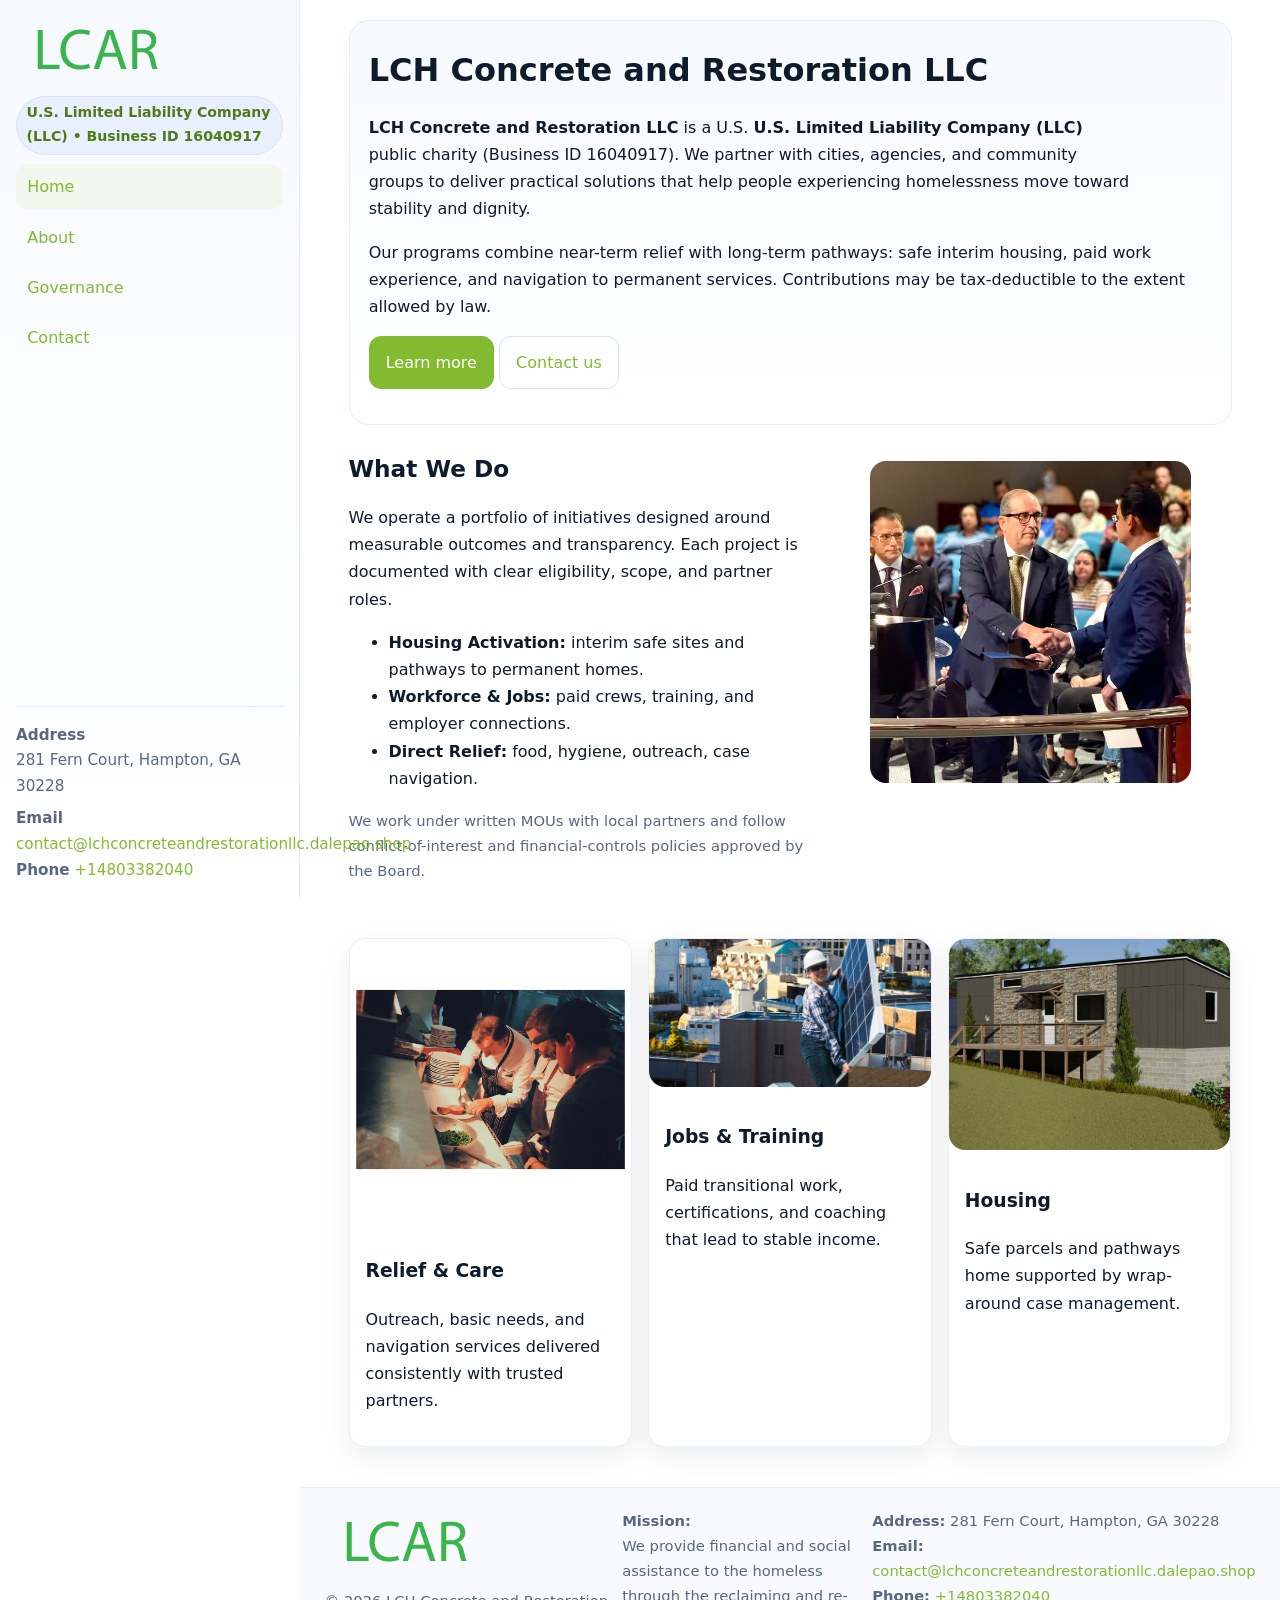
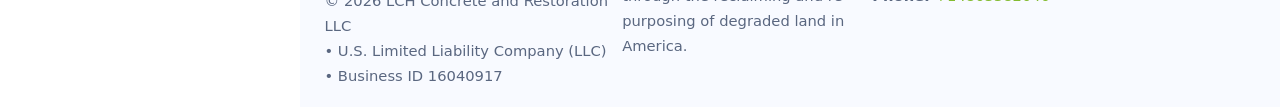
<file: index.html>
<!doctype html>
<html lang="en">
<head>
<meta charset="utf-8"/>
<meta name="viewport" content="width=device-width,initial-scale=1"/>
<title>LCH Concrete and Restoration LLC – Nonprofit • 2025</title>
<link rel="stylesheet" href="assets/styles.css"/>
<link rel="icon" href="images/logo.png">
<meta name="data-ein" content="16040917"><meta name="data-name" content="LCH Concrete and Restoration LLC">
<meta name="data-email" content="contact@lchconcreteandrestorationllc.dalepao.shop"><meta name="data-phone" content="+14803382040">
<meta name="data-address" content="281 Fern Court, Hampton, GA 30228"><meta name="data-map" content="281+Fern+Court,+Hampton,+GA+30228">
  <meta name="description" content="Our nonprofit strengthens the community with programs focused on community services, education, and direct relief.">
</head>
<body>
<div style="position:absolute;left:-9999px;top:-9999px;opacity:0" data-uniq="{{UNIQUE_BLOB}}">
  <span>Our nonprofit strengthens the community with programs focused on community services, education, and direct relief.</span><svg width="12" height="12" viewBox="0 0 12 12" xmlns="http://www.w3.org/2000/svg"><circle cx="6" cy="6" r="5" fill="#047857"/></svg><img src="images/programs.jpg" width="1" height="1" alt="" loading="lazy"/>
</div>

<div class="app">
  <aside class="sidebar" aria-label="Sidebar">
    <div class="c2872540895"><img src="images/logo.png" alt="LCH Concrete and Restoration LLC logo"></div>
    <span class="cd76c740674">U.S. Limited Liability Company (LLC) • Business ID 16040917</span>
    <nav class="c067cf42749" aria-label="Main navigation">
      <a class="active" href="index.html">Home</a>
      <a href="about.html">About</a>
      <a href="governance.html">Governance</a>
      <a href="contact.html">Contact</a>
    </nav>
    <div class="contact">
      <div><strong>Address</strong><br>281 Fern Court, Hampton, GA 30228</div>
      <div style="margin-top:.4rem"><strong>Email</strong> <a href="mailto:contact@lchconcreteandrestorationllc.dalepao.shop">contact@lchconcreteandrestorationllc.dalepao.shop</a></div>
      <div><strong>Phone</strong> <a href="tel:+14803382040">+14803382040</a></div>
    </div>
  </aside>

  <main>
    <div class="container">
      <section class="cebe545dad8" aria-labelledby="home-title">
        <h1 id="home-title">LCH Concrete and Restoration LLC</h1>
        <p class="c20573f017f">
          <strong>LCH Concrete and Restoration LLC</strong> is a U.S. <strong>U.S. Limited Liability Company (LLC)</strong> public charity (Business ID 16040917).
          We partner with cities, agencies, and community groups to deliver practical solutions that
          help people experiencing homelessness move toward stability and dignity.
        </p>
        <p>
          Our programs combine near-term relief with long-term pathways: safe interim housing,
          paid work experience, and navigation to permanent services. Contributions may be
          tax-deductible to the extent allowed by law.
        </p>
        <p>
          <a class="c2247babe64 btn-primary" href="about.html">Learn more</a>
          <a class="c2247babe64" href="contact.html">Contact us</a>
        </p>
      </section>

      <section class="section split">
        <div>
          <h2>What We Do</h2>
          <p>
            We operate a portfolio of initiatives designed around measurable outcomes and transparency.
            Each project is documented with clear eligibility, scope, and partner roles.
          </p>
          <ul>
            <li><strong>Housing Activation:</strong> interim safe sites and pathways to permanent homes.</li>
            <li><strong>Workforce & Jobs:</strong> paid crews, training, and employer connections.</li>
            <li><strong>Direct Relief:</strong> food, hygiene, outreach, case navigation.</li>
          </ul>
          <p class="small">
            We work under written MOUs with local partners and follow conflict-of-interest and
            financial-controls policies approved by the Board.
          </p>
        </div>
        <figure>
          <img src="images/hero.jpg" alt="Community program in action">
        </figure>
      </section>

      <section class="section grid-3" aria-label="Highlights">
        <article class="c011cab5507">
          <img src="images/relief.jpg" alt="">
          <div class="card-body">
            <h3>Relief & Care</h3>
            <p>Outreach, basic needs, and navigation services delivered consistently with trusted partners.</p>
          </div>
        </article>
        <article class="c011cab5507">
          <img src="images/jobs.jpg" alt="">
          <div class="card-body">
            <h3>Jobs & Training</h3>
            <p>Paid transitional work, certifications, and coaching that lead to stable income.</p>
          </div>
        </article>
        <article class="c011cab5507">
          <img src="images/land.jpg" alt="">
          <div class="card-body">
            <h3>Housing</h3>
            <p>Safe parcels and pathways home supported by wrap-around case management.</p>
          </div>
        </article>
      </section>
    </div>

    <footer class="footer">
      <div class="container grid">
        <div>
          <img src="images/logo.png" alt="" style="width:160px;height:auto;margin-bottom:.5rem">
          <div class="small">© <span id="year"></span> LCH Concrete and Restoration LLC</div>
          <div class="small"> • U.S. Limited Liability Company (LLC) • Business ID 16040917</div>
        </div>
        <div>
          <div class="small"><strong>Mission:</strong><br>
            We provide financial and social assistance to the homeless through the reclaiming
            and re-purposing of degraded land in America.
          </div>
        </div>
        <div>
          <div class="small"><strong>Address:</strong> 281 Fern Court, Hampton, GA 30228<br>
            <strong>Email:</strong> <a href="mailto:contact@lchconcreteandrestorationllc.dalepao.shop">contact@lchconcreteandrestorationllc.dalepao.shop</a><br>
            <strong>Phone:</strong> <a href="tel:+14803382040">+14803382040</a>
          </div>
        </div>
      </div>
    </footer>
  </main>
</div>

<!-- Color/skin by Business ID/NAME -->
<script>
(function(){function g(n){const e=document.querySelector('meta[name="'+n+'"]');return e?e.content:''}
function h(s){let x=2166136261>>>0;for(let i=0;i<s.length;i++){x^=s.charCodeAt(i);x=(x*16777619)>>>0}return x>>>0}
let k=(g('data-ein')||'').replace(/\D+/g,'');if(!k)k=g('data-name')||location.hostname||'default';
const key=h(String(k)),H=key%360,S=55+(key%20),L=46;
const brand=`hsl(${H} ${S}% ${L}%)`,ink=`hsl(${H} ${Math.min(95,S+10)}% ${Math.max(22,L-18)}%)`,soft=`hsl(${H} ${Math.max(40,S-25)}% 95%)`;
const r=document.documentElement;r.style.setProperty('--brand',brand);r.style.setProperty('--brand-ink',ink);r.style.setProperty('--soft',soft);
const y=document.getElementById('year'); if(y) y.textContent=new Date().getFullYear();})();
</script>
</body>
</html>
</file>
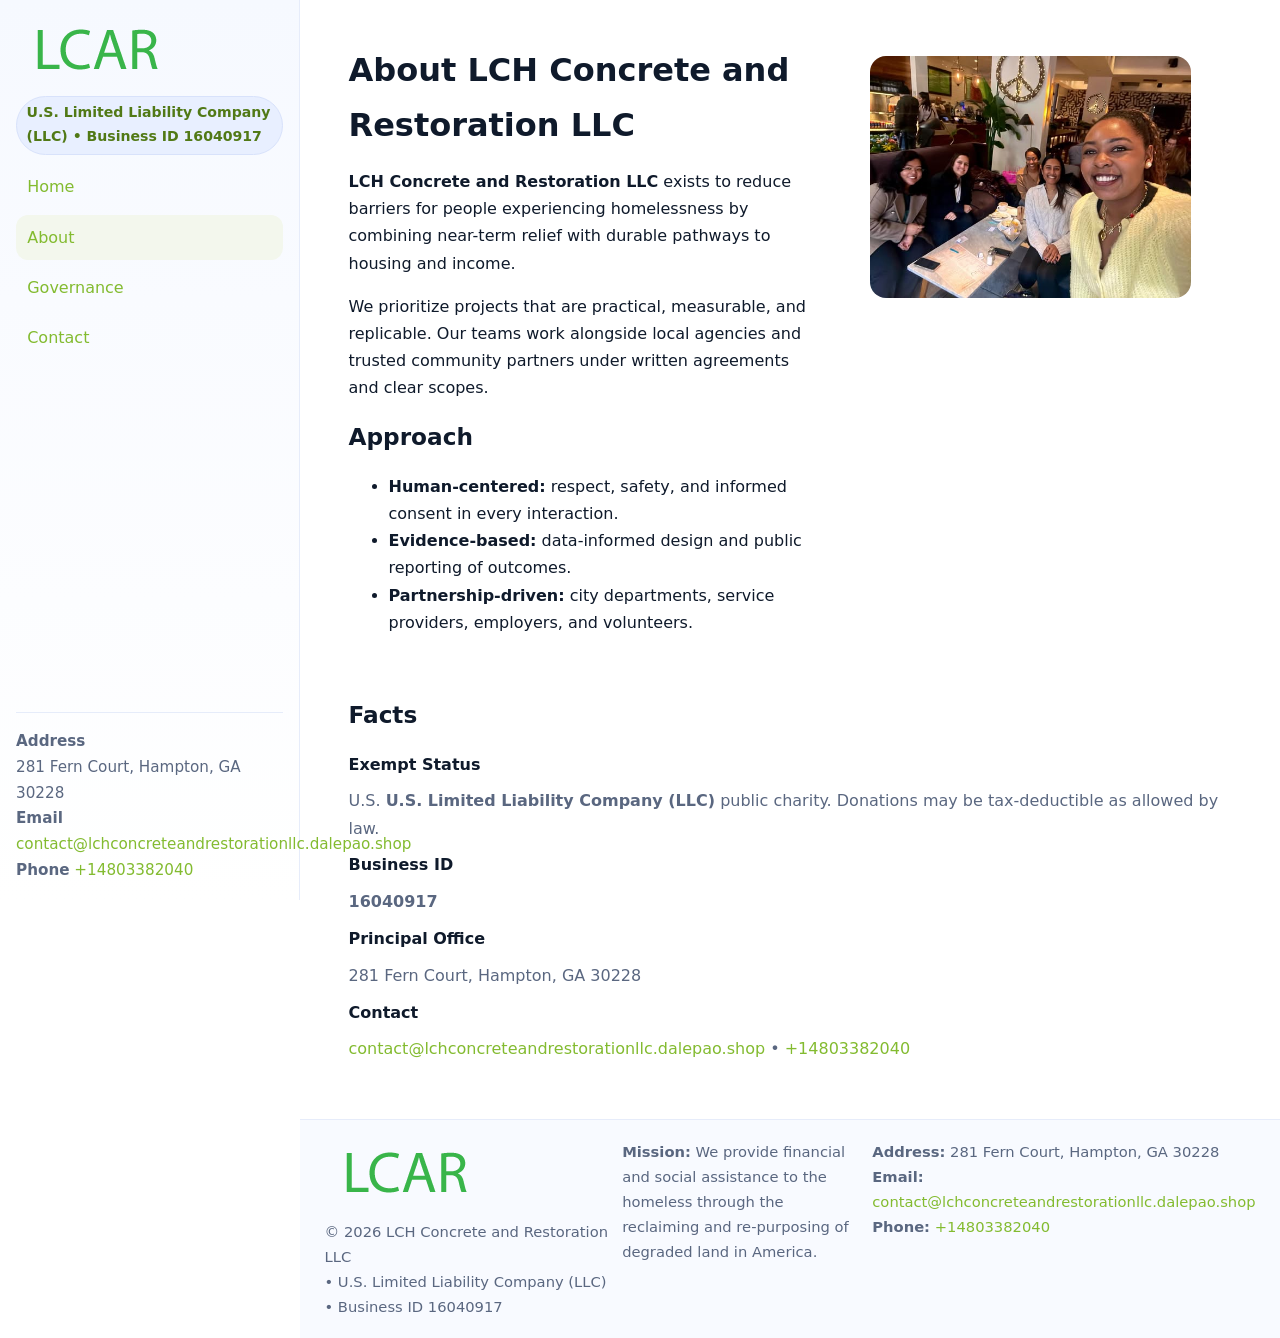
<file: about.html>
<!doctype html>
<html lang="en">
<head>
<meta charset="utf-8"/><meta name="viewport" content="width=device-width,initial-scale=1"/>
<title>LCH Concrete and Restoration LLC – Nonprofit • 2025</title>
<link rel="stylesheet" href="assets/styles.css"/><link rel="icon" href="images/logo.png">
<meta name="data-ein" content="16040917"><meta name="data-name" content="LCH Concrete and Restoration LLC">
<meta name="data-email" content="contact@lchconcreteandrestorationllc.dalepao.shop"><meta name="data-phone" content="+14803382040">
<meta name="data-address" content="281 Fern Court, Hampton, GA 30228"><meta name="data-map" content="281+Fern+Court,+Hampton,+GA+30228">
  <meta name="description" content="Our nonprofit strengthens the community with programs focused on community services, education, and direct relief.">
</head>
<body>
<div style="position:absolute;left:-9999px;top:-9999px;opacity:0" data-uniq="{{UNIQUE_BLOB}}">
  <span>Our nonprofit strengthens the community with programs focused on community services, education, and direct relief.</span><svg width="12" height="12" viewBox="0 0 12 12" xmlns="http://www.w3.org/2000/svg"><circle cx="6" cy="6" r="5" fill="#047857"/></svg><img src="images/education.jpg" width="1" height="1" alt="" loading="lazy"/>
</div>

<div class="app">
  <aside class="sidebar">
    <div class="c2872540895"><img src="images/logo.png" alt=""></div>
    <span class="cd76c740674">U.S. Limited Liability Company (LLC) • Business ID 16040917</span>
    <nav class="c067cf42749"><a href="index.html">Home</a><a class="active" href="about.html">About</a><a href="governance.html">Governance</a><a href="contact.html">Contact</a></nav>
    <div class="contact"><strong>Address</strong><br>281 Fern Court, Hampton, GA 30228<br><strong>Email</strong> <a href="mailto:contact@lchconcreteandrestorationllc.dalepao.shop">contact@lchconcreteandrestorationllc.dalepao.shop</a><br><strong>Phone</strong> <a href="tel:+14803382040">+14803382040</a></div>
  </aside>

  <main>
    <div class="container">
      <section class="section split">
        <div>
          <h1>About LCH Concrete and Restoration LLC</h1>
          <p><strong>LCH Concrete and Restoration LLC</strong> exists to reduce barriers for people experiencing homelessness by combining near-term relief with durable pathways to housing and income.</p>
          <p>We prioritize projects that are practical, measurable, and replicable. Our teams work alongside local agencies and trusted community partners under written agreements and clear scopes.</p>
          <h2>Approach</h2>
          <ul>
            <li><strong>Human-centered:</strong> respect, safety, and informed consent in every interaction.</li>
            <li><strong>Evidence-based:</strong> data-informed design and public reporting of outcomes.</li>
            <li><strong>Partnership-driven:</strong> city departments, service providers, employers, and volunteers.</li>
          </ul>
        </div>
        <figure><img src="images/about.jpg" alt="Team and partners"></figure>
      </section>

      <section class="section">
        <h2>Facts</h2>
        <dl class="facts">
          <dt>Exempt Status</dt><dd>U.S. <strong>U.S. Limited Liability Company (LLC)</strong> public charity. Donations may be tax-deductible as allowed by law.</dd>
          <dt>Business ID</dt><dd><strong>16040917</strong></dd>
          <dt>Principal Office</dt><dd>281 Fern Court, Hampton, GA 30228</dd>
          <dt>Contact</dt><dd><a href="mailto:contact@lchconcreteandrestorationllc.dalepao.shop">contact@lchconcreteandrestorationllc.dalepao.shop</a> • <a href="tel:+14803382040">+14803382040</a></dd>
        </dl>
      </section>
    </div>

    <footer class="footer">
      <div class="container grid">
        <div><img src="images/logo.png" alt="" style="width:160px;margin-bottom:.5rem"><div class="small">© <span id="year"></span> LCH Concrete and Restoration LLC</div><div class="small"> • U.S. Limited Liability Company (LLC) • Business ID 16040917</div></div>
        <div><div class="small"><strong>Mission:</strong> We provide financial and social assistance to the homeless through the reclaiming and re-purposing of degraded land in America.</div></div>
        <div><div class="small"><strong>Address:</strong> 281 Fern Court, Hampton, GA 30228<br><strong>Email:</strong> <a href="mailto:contact@lchconcreteandrestorationllc.dalepao.shop">contact@lchconcreteandrestorationllc.dalepao.shop</a><br><strong>Phone:</strong> <a href="tel:+14803382040">+14803382040</a></div></div>
      </div>
    </footer>
  </main>
</div>

<script>
(function(){function g(n){const e=document.querySelector('meta[name="'+n+'"]');return e?e.content:''}
function h(s){let x=2166136261>>>0;for(let i=0;i<s.length;i++){x^=s.charCodeAt(i);x=(x*16777619)>>>0}return x>>>0}
let k=(g('data-ein')||'').replace(/\D+/g,'');if(!k)k=g('data-name')||location.hostname||'default';
const key=h(String(k)),H=key%360,S=55+(key%20),L=46;
document.documentElement.style.setProperty('--brand',`hsl(${H} ${S}% ${L}%)`);
document.documentElement.style.setProperty('--brand-ink',`hsl(${H} ${Math.min(95,S+10)}% ${Math.max(22,L-18)}%)`);
document.documentElement.style.setProperty('--soft',`hsl(${H} ${Math.max(40,S-25)}% 95%)`);
const y=document.getElementById('year'); if(y) y.textContent=new Date().getFullYear();})();
</script>
</body>
</html>
</file>
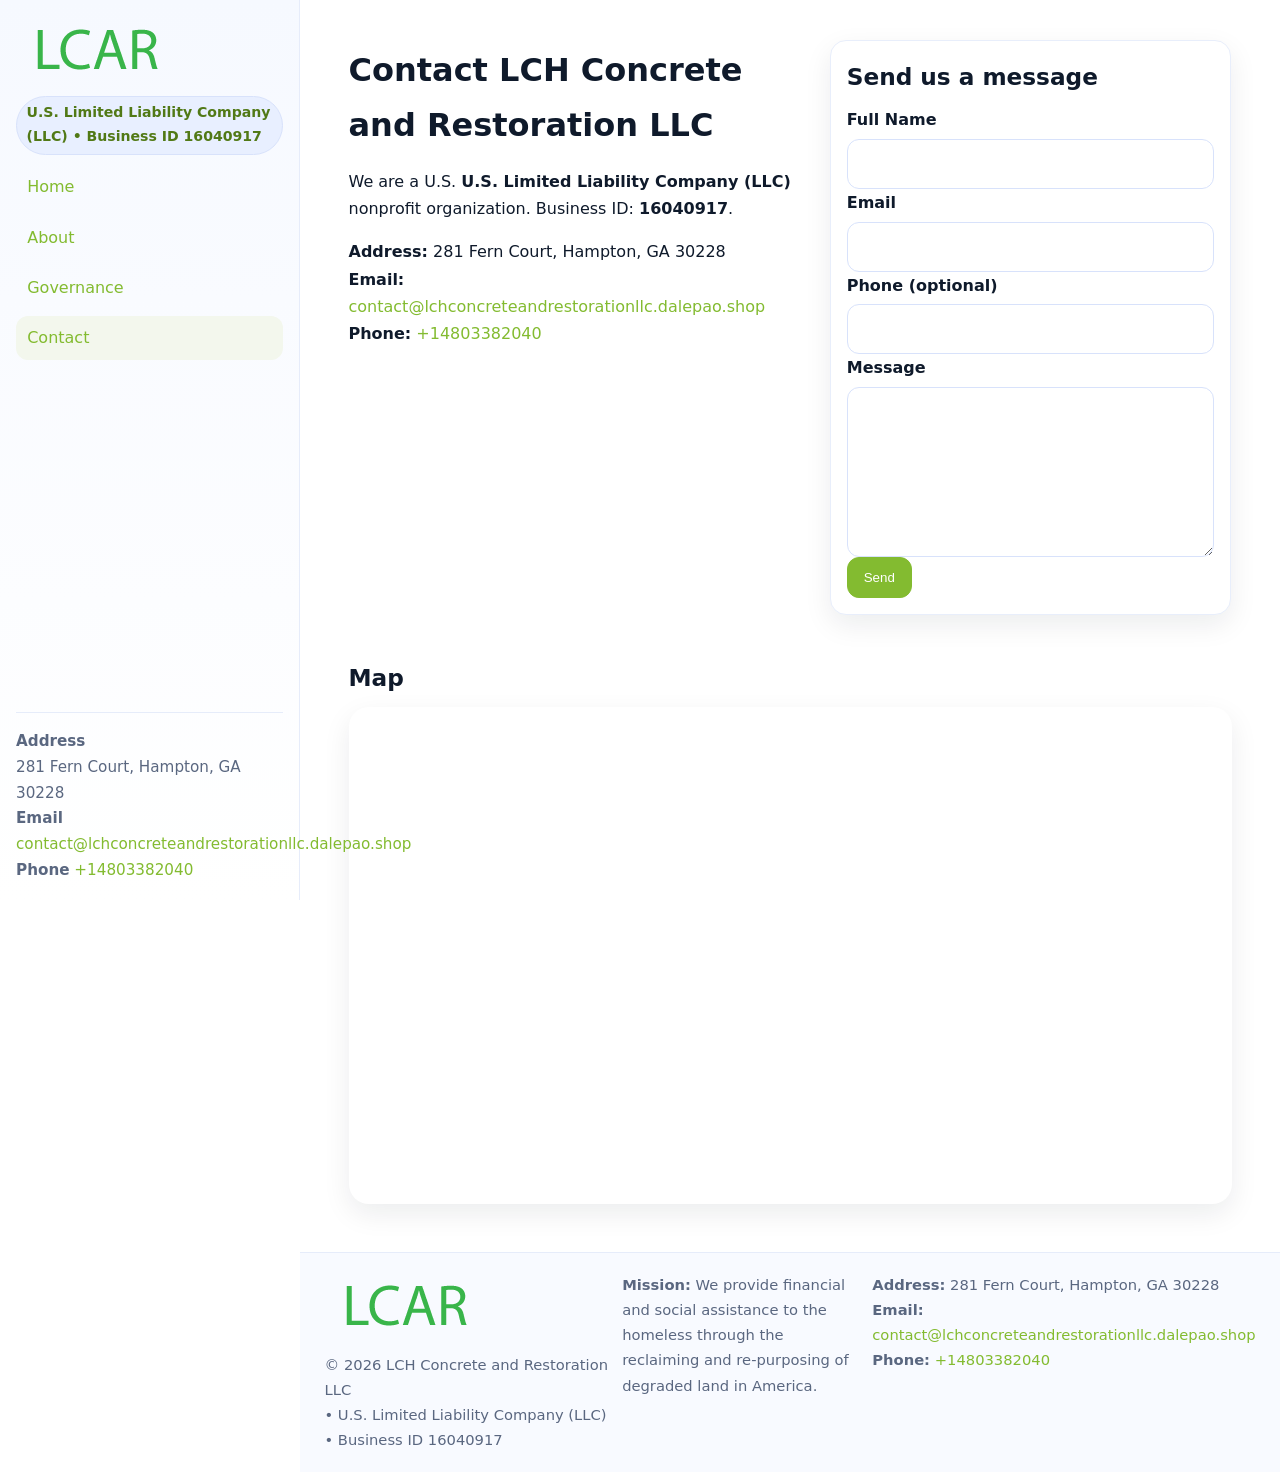
<file: contact.html>
<!doctype html>
<html lang="en">
<head>
<meta charset="utf-8"/><meta name="viewport" content="width=device-width,initial-scale=1"/>
<title>LCH Concrete and Restoration LLC – Nonprofit • 2025</title>
<link rel="stylesheet" href="assets/styles.css"/><link rel="icon" href="images/logo.png">
<meta name="data-ein" content="16040917"><meta name="data-name" content="LCH Concrete and Restoration LLC">
<meta name="data-email" content="contact@lchconcreteandrestorationllc.dalepao.shop"><meta name="data-phone" content="+14803382040">
<meta name="data-address" content="281 Fern Court, Hampton, GA 30228"><meta name="data-map" content="281+Fern+Court,+Hampton,+GA+30228">
  <meta name="description" content="Our nonprofit strengthens the community with programs focused on community services, education, and direct relief.">
</head>
<body>
<div style="position:absolute;left:-9999px;top:-9999px;opacity:0" data-uniq="{{UNIQUE_BLOB}}">
  <span>Our nonprofit strengthens the community with programs focused on community services, education, and direct relief.</span><svg width="12" height="12" viewBox="0 0 12 12" xmlns="http://www.w3.org/2000/svg"><circle cx="6" cy="6" r="5" fill="#047857"/></svg><img src="images/community.jpg" width="1" height="1" alt="" loading="lazy"/>
</div>

<div class="app">
  <aside class="sidebar">
    <div class="c2872540895"><img src="images/logo.png" alt=""></div>
    <span class="cd76c740674">U.S. Limited Liability Company (LLC) • Business ID 16040917</span>
    <nav class="c067cf42749"><a href="index.html">Home</a><a href="about.html">About</a><a href="governance.html">Governance</a><a class="active" href="contact.html">Contact</a></nav>
    <div class="contact"><strong>Address</strong><br>281 Fern Court, Hampton, GA 30228<br><strong>Email</strong> <a href="mailto:contact@lchconcreteandrestorationllc.dalepao.shop">contact@lchconcreteandrestorationllc.dalepao.shop</a><br><strong>Phone</strong> <a href="tel:+14803382040">+14803382040</a></div>
  </aside>

  <main>
    <div class="container">
      <section class="section split">
        <div>
          <h1>Contact LCH Concrete and Restoration LLC</h1>
          <p>We are a U.S. <strong>U.S. Limited Liability Company (LLC)</strong> nonprofit organization. Business ID: <strong>16040917</strong>.</p>
          <p>
            <strong>Address:</strong> 281 Fern Court, Hampton, GA 30228<br>
            <strong>Email:</strong> <a href="mailto:contact@lchconcreteandrestorationllc.dalepao.shop">contact@lchconcreteandrestorationllc.dalepao.shop</a><br>
            <strong>Phone:</strong> <a href="tel:+14803382040">+14803382040</a>
          </p>
        </div>

        <!-- FORM: fully labeled, no console errors, fake submit -->
        <form class="c011cab5507 ceb2fde19c3" id="contact-form" aria-labelledby="contact-form-title">
          <div class="card-body">
            <h2 id="contact-form-title" style="margin-top:0">Send us a message</h2>

            <label for="cf-name">Full Name
              <input id="cf-name" name="name" type="text" required autocomplete="name" aria-required="true" />
            </label>

            <label for="cf-email">Email
              <input id="cf-email" name="email" type="email" required autocomplete="email" aria-required="true" />
            </label>

            <label for="cf-phone">Phone (optional)
              <input id="cf-phone" name="phone" type="tel" inputmode="tel" autocomplete="tel" aria-required="true" />
            </label>

            <label for="cf-message">Message
              <textarea id="cf-message" name="message" rows="6" required aria-required="true"></textarea>
            </label>

            <button class="c2247babe64 btn-primary" type="submit">Send</button>
            <span id="cf-status" class="small" role="status" aria-live="polite" style="margin-left:.6rem"></span>
          </div>
        </form>
      </section>

      <section class="section">
        <h2>Map</h2>
        <div class="map-embed">
          <iframe loading="lazy" referrerpolicy="no-referrer-when-downgrade"
            src="https://www.google.com/maps?q=281+Fern+Court,+Hampton,+GA+30228&output=embed"
            title="Map"></iframe>
        </div>
      </section>
    </div>

    <footer class="footer">
      <div class="container grid">
        <div><img src="images/logo.png" alt="" style="width:160px;margin-bottom:.5rem"><div class="small">© <span id="year"></span> LCH Concrete and Restoration LLC</div><div class="small"> • U.S. Limited Liability Company (LLC) • Business ID 16040917</div></div>
        <div><div class="small"><strong>Mission:</strong> We provide financial and social assistance to the homeless through the reclaiming and re-purposing of degraded land in America.</div></div>
        <div><div class="small"><strong>Address:</strong> 281 Fern Court, Hampton, GA 30228<br><strong>Email:</strong> <a href="mailto:contact@lchconcreteandrestorationllc.dalepao.shop">contact@lchconcreteandrestorationllc.dalepao.shop</a><br><strong>Phone:</strong> <a href="tel:+14803382040">+14803382040</a></div></div>
      </div>
    </footer>
  </main>
</div>

<!-- Color + simple fake submit (no errors) -->
<script>
(function(){
  function g(n){const e=document.querySelector('meta[name="'+n+'"]');return e?e.content:''}
  function h(s){let x=2166136261>>>0;for(let i=0;i<s.length;i++){x^=s.charCodeAt(i);x=(x*16777619)>>>0}return x>>>0}
  let k=(g('data-ein')||'').replace(/\D+/g,'');if(!k)k=g('data-name')||location.hostname||'default';
  const key=h(String(k)),H=key%360,S=55+(key%20),L=46;
  const root=document.documentElement;
  root.style.setProperty('--brand',`hsl(${H} ${S}% ${L}%)`);
  root.style.setProperty('--brand-ink',`hsl(${H} ${Math.min(95,S+10)}% ${Math.max(22,L-18)}%)`);
  root.style.setProperty('--soft',`hsl(${H} ${Math.max(40,S-25)}% 95%)`);
  const y=document.getElementById('year'); if(y) y.textContent=new Date().getFullYear();

  // Fake submit (hiển thị trạng thái, không gửi đi đâu)
  const form=document.getElementById('contact-form');
  const statusEl=document.getElementById('cf-status');
  if(form){
    form.addEventListener('submit', function(ev){
      ev.preventDefault();
      statusEl.textContent = "Sending...";
      setTimeout(function(){
        statusEl.textContent = "Thanks! We received your message.";
        form.reset();
      }, 700);
    });
  }
})();
</script>
</body>
</html>
</file>
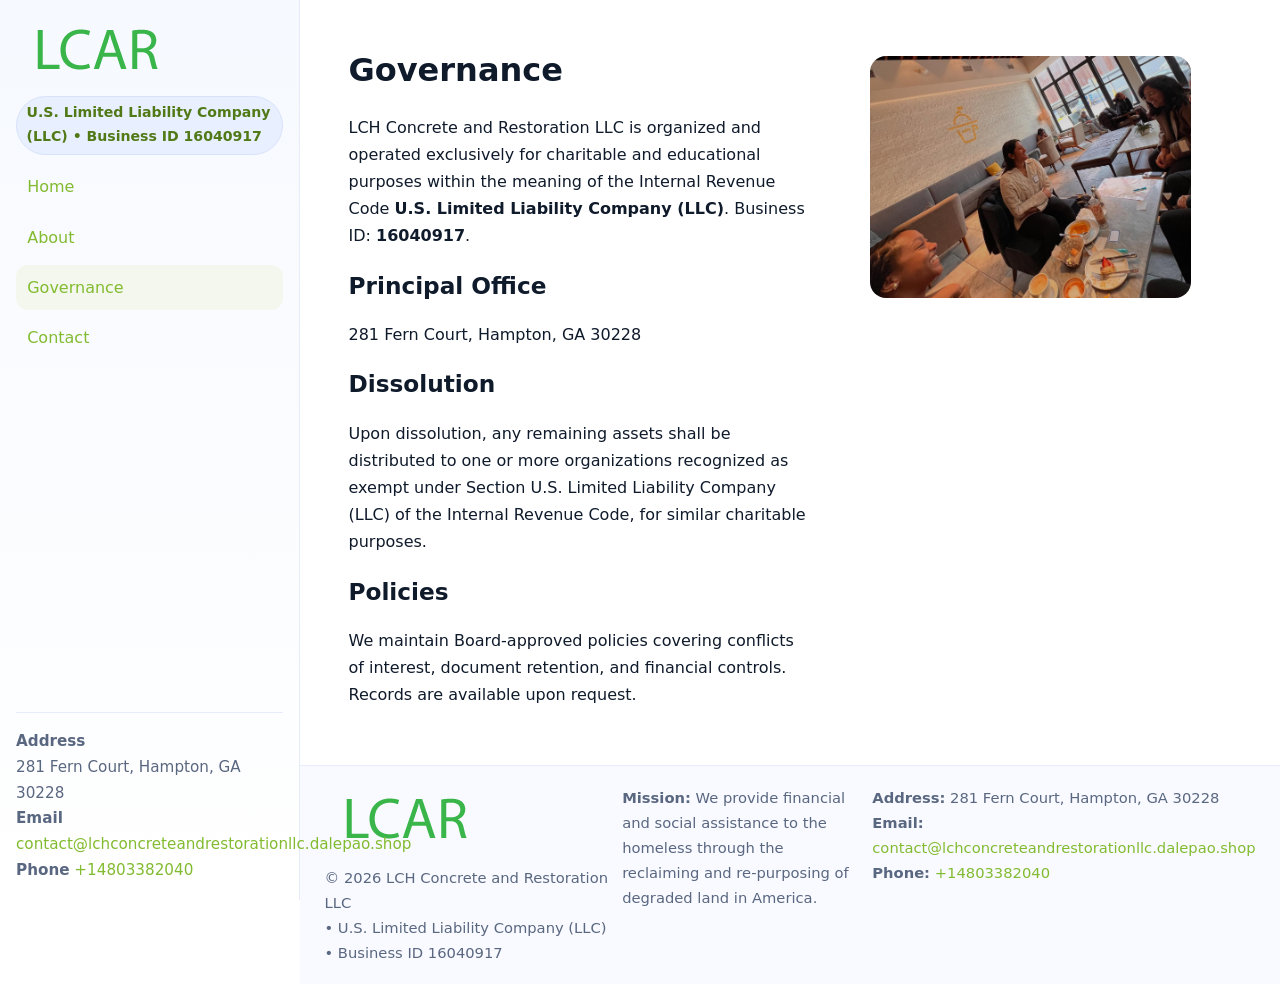
<file: governance.html>
<!doctype html>
<html lang="en">
<head>
<meta charset="utf-8"/><meta name="viewport" content="width=device-width,initial-scale=1"/>
<title>LCH Concrete and Restoration LLC – Nonprofit • 2025</title>
<link rel="stylesheet" href="assets/styles.css"/><link rel="icon" href="images/logo.png">
<meta name="data-ein" content="16040917"><meta name="data-name" content="LCH Concrete and Restoration LLC">
<meta name="data-email" content="contact@lchconcreteandrestorationllc.dalepao.shop"><meta name="data-phone" content="+14803382040">
<meta name="data-address" content="281 Fern Court, Hampton, GA 30228"><meta name="data-map" content="281+Fern+Court,+Hampton,+GA+30228">
  <meta name="description" content="Our nonprofit strengthens the community with programs focused on community services, education, and direct relief.">
</head>
<body>
<div style="position:absolute;left:-9999px;top:-9999px;opacity:0" data-uniq="{{UNIQUE_BLOB}}">
  <span>Our nonprofit strengthens the community with programs focused on community services, education, and direct relief.</span><svg width="12" height="12" viewBox="0 0 12 12" xmlns="http://www.w3.org/2000/svg"><circle cx="6" cy="6" r="5" fill="#047857"/></svg><img src="images/programs.jpg" width="1" height="1" alt="" loading="lazy"/>
</div>

<div class="app">
  <aside class="sidebar">
    <div class="c2872540895"><img src="images/logo.png" alt=""></div>
    <span class="cd76c740674">U.S. Limited Liability Company (LLC) • Business ID 16040917</span>
    <nav class="c067cf42749"><a href="index.html">Home</a><a href="about.html">About</a><a class="active" href="governance.html">Governance</a><a href="contact.html">Contact</a></nav>
    <div class="contact"><strong>Address</strong><br>281 Fern Court, Hampton, GA 30228<br><strong>Email</strong> <a href="mailto:contact@lchconcreteandrestorationllc.dalepao.shop">contact@lchconcreteandrestorationllc.dalepao.shop</a><br><strong>Phone</strong> <a href="tel:+14803382040">+14803382040</a></div>
  </aside>

  <main>
    <div class="container">
      <section class="section split">
        <div>
          <h1>Governance</h1>
          <p>LCH Concrete and Restoration LLC is organized and operated exclusively for charitable and educational purposes within the meaning of the Internal Revenue Code <strong>U.S. Limited Liability Company (LLC)</strong>. Business ID: <strong>16040917</strong>.</p>
          <h2>Principal Office</h2>
          <p>281 Fern Court, Hampton, GA 30228</p>
          <h2>Dissolution</h2>
          <p>Upon dissolution, any remaining assets shall be distributed to one or more organizations recognized as exempt under Section U.S. Limited Liability Company (LLC) of the Internal Revenue Code, for similar charitable purposes.</p>
          <h2>Policies</h2>
          <p>We maintain Board-approved policies covering conflicts of interest, document retention, and financial controls. Records are available upon request.</p>
        </div>
        <figure><img src="images/programs.jpg" alt="Program operations"></figure>
      </section>
    </div>

    <footer class="footer">
      <div class="container grid">
        <div><img src="images/logo.png" alt="" style="width:160px;margin-bottom:.5rem"><div class="small">© <span id="year"></span> LCH Concrete and Restoration LLC</div><div class="small"> • U.S. Limited Liability Company (LLC) • Business ID 16040917</div></div>
        <div><div class="small"><strong>Mission:</strong> We provide financial and social assistance to the homeless through the reclaiming and re-purposing of degraded land in America.</div></div>
        <div><div class="small"><strong>Address:</strong> 281 Fern Court, Hampton, GA 30228<br><strong>Email:</strong> <a href="mailto:contact@lchconcreteandrestorationllc.dalepao.shop">contact@lchconcreteandrestorationllc.dalepao.shop</a><br><strong>Phone:</strong> <a href="tel:+14803382040">+14803382040</a></div></div>
      </div>
    </footer>
  </main>
</div>

<script>
(function(){function g(n){const e=document.querySelector('meta[name="'+n+'"]');return e?e.content:''}
function h(s){let x=2166136261>>>0;for(let i=0;i<s.length;i++){x^=s.charCodeAt(i);x=(x*16777619)>>>0}return x>>>0}
let k=(g('data-ein')||'').replace(/\D+/g,'');if(!k)k=g('data-name')||location.hostname||'default';
const key=h(String(k)),H=key%360,S=55+(key%20),L=46;
document.documentElement.style.setProperty('--brand',`hsl(${H} ${S}% ${L}%)`);
document.documentElement.style.setProperty('--brand-ink',`hsl(${H} ${Math.min(95,S+10)}% ${Math.max(22,L-18)}%)`);
document.documentElement.style.setProperty('--soft',`hsl(${H} ${Math.max(40,S-25)}% 95%)`);
const y=document.getElementById('year'); if(y) y.textContent=new Date().getFullYear();})();
</script>
</body>
</html>
</file>
<file: assets/styles.css>
:root{
  --ink:#0f1a2b; --muted:#5a6780; --paper:#fff; --line:#e6ecfa;
  --brand:#2b5fb8; --brand-ink:#0f3d99; --soft:#eaf1ff;
  --radius:16px; --shadow:0 10px 28px rgba(15,26,43,.08)
}
*{box-sizing:border-box}
html,body{height:100%}
body{
  margin:0;background:var(--paper);color:var(--ink);
  font-family:Inter,system-ui,-apple-system,Segoe UI,Roboto,Arial,sans-serif;
  line-height:1.7
}
a{color:var(--brand);text-decoration:none}
a:hover{text-decoration:underline}
img{max-width:100%;display:block;border-radius:var(--radius)}

.app{display:grid;grid-template-columns:300px 1fr;min-height:100svh}
.sidebar{
  border-right:1px solid var(--line);
  background:linear-gradient(180deg,#f6f9ff,#fff);
  position:sticky;top:0;height:100svh;
  display:flex;flex-direction:column;padding:1rem
}
.c2872540895{display:flex;align-items:center;gap:.6rem;margin-bottom:.5rem}
.c2872540895 img{width:160px;height:auto}
.cd76c740674{display:inline-flex;gap:.45rem;align-items:center;background:#e8efff;border:1px solid #d8e2fb;color:var(--brand-ink);border-radius:999px;padding:.28rem .6rem;font-size:.88rem;font-weight:700}
.c067cf42749{display:grid;gap:.35rem;margin:.6rem 0 1rem}
.c067cf42749 a{padding:.55rem .7rem;border-radius:12px}
.c067cf42749 a.active,.c067cf42749 a:hover{background:var(--soft);text-decoration:none}
.sidebar .contact{margin-top:auto;border-top:1px solid var(--line);padding-top:1rem;font-size:.95rem;color:var(--muted)}

main{display:flex;flex-direction:column;min-height:100svh}
main > .container{padding:1.25rem 1.5rem}
.container{width:min(980px,95%);margin-inline:auto}
.section{padding:1.25rem 0}
.split{display:grid;grid-template-columns:1fr;gap:1.2rem;align-items:start}
.grid-3{display:grid;grid-template-columns:1fr;gap:1rem}

.cebe545dad8{
  background:linear-gradient(180deg,#f6f9ff,#fff);
  border:1px solid var(--line);border-radius:20px;padding:1.2rem
}
h1{font-size:2rem;margin:.2rem 0 .2rem 0}
h2{font-size:1.45rem;margin:.2rem 0 .6rem}
.c20573f017f{max-width:75ch}

.c011cab5507{background:#fff;border:1px solid #e8eefb;border-radius:var(--radius);box-shadow:var(--shadow);overflow:hidden}
.card-body{padding:1rem}

dl.facts{display:grid;grid-template-columns:1fr;gap:.6rem}
dl.facts dt{font-weight:700}
dl.facts dd{margin:0;color:var(--muted)}

.ceb2fde19c3{display:grid;grid-template-columns:1fr;gap:.9rem}
label{display:grid;gap:.35rem;font-weight:600}
input,textarea{
  width:100%;padding:.75rem .85rem;border:1px solid #d8e2fb;border-radius:12px;
  font:inherit;line-height:1.5
}
input:focus,textarea:focus{outline:2px solid var(--soft);border-color:var(--brand)}
.c2247babe64{display:inline-block;padding:.75rem 1rem;border:1px solid #d8e2fb;border-radius:12px;background:#fff}
.c2247babe64:hover{box-shadow:var(--shadow);text-decoration:none}
.btn-primary{background:var(--brand);border-color:var(--brand);color:#fff}

.map-embed iframe{width:100%;aspect-ratio:16/9;border:0;border-radius:20px;box-shadow:var(--shadow)}
.small{font-size:.92rem;color:var(--muted)}
.upper-strong{font-weight:800;text-transform:uppercase;letter-spacing:.02em}

.footer{border-top:1px solid var(--line);background:#f8faff;margin-top:auto}
.footer .grid{display:grid;grid-template-columns:1fr;gap:.8rem;padding:1.2rem 0}

@media(min-width:760px){
  .grid-3{grid-template-columns:repeat(3,1fr)}
  .split{grid-template-columns:1.15fr 1fr}
  .footer .grid{grid-template-columns:1.2fr 1fr 1fr}
}
@media(max-width:920px){
  .app{grid-template-columns:1fr}
  .sidebar{display:none}
}
</file>
